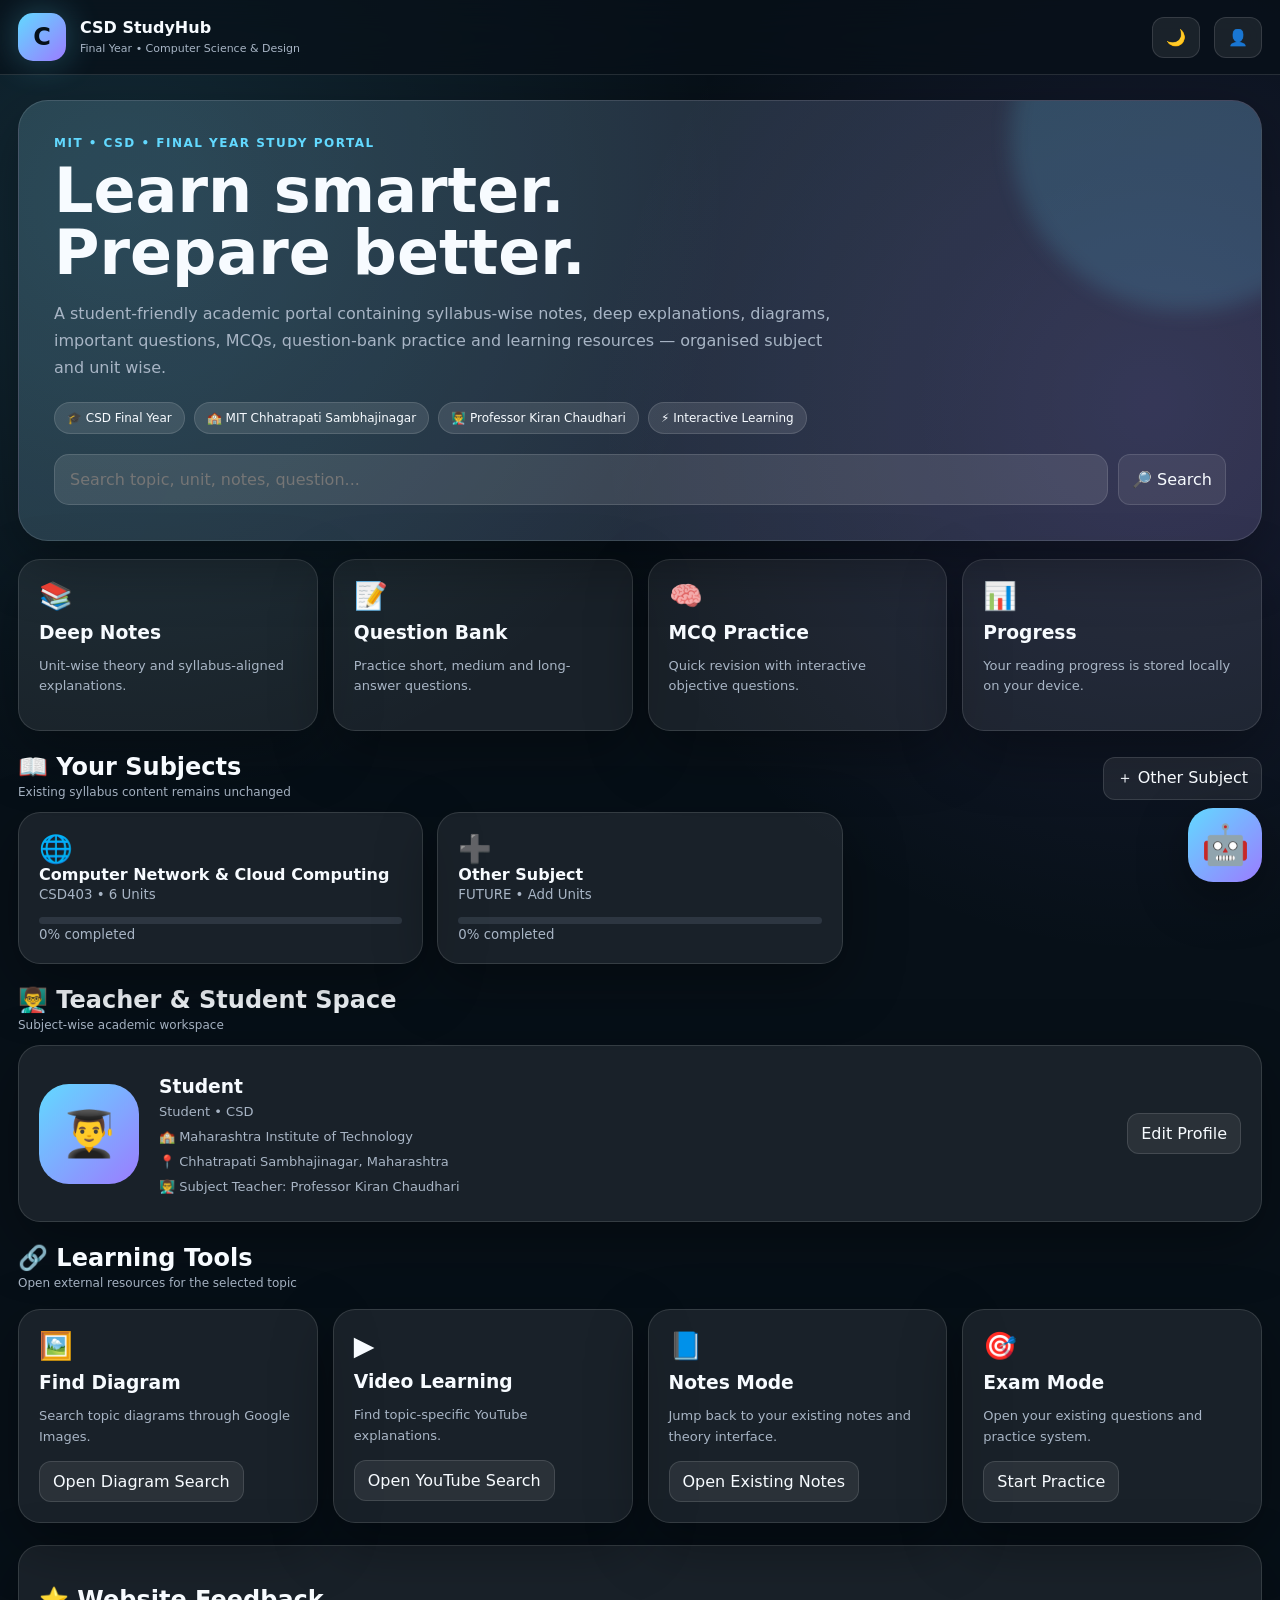
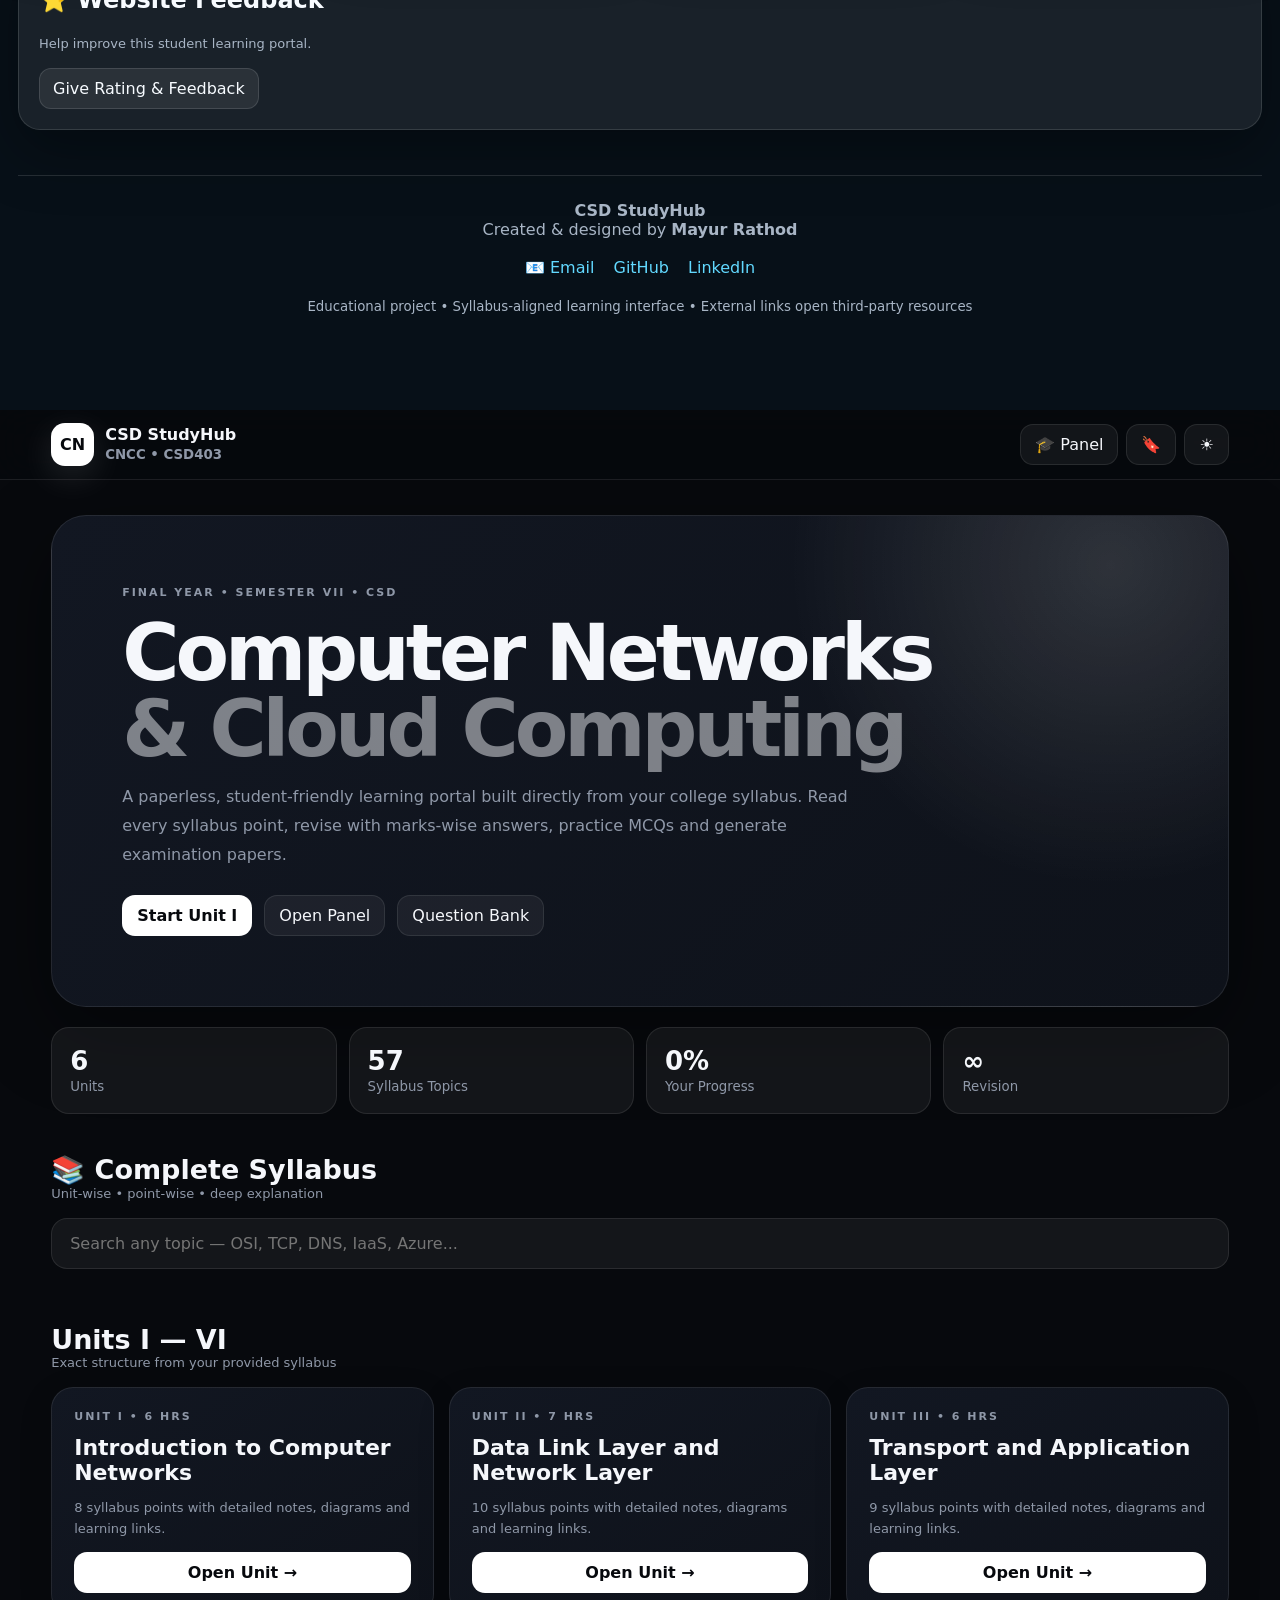
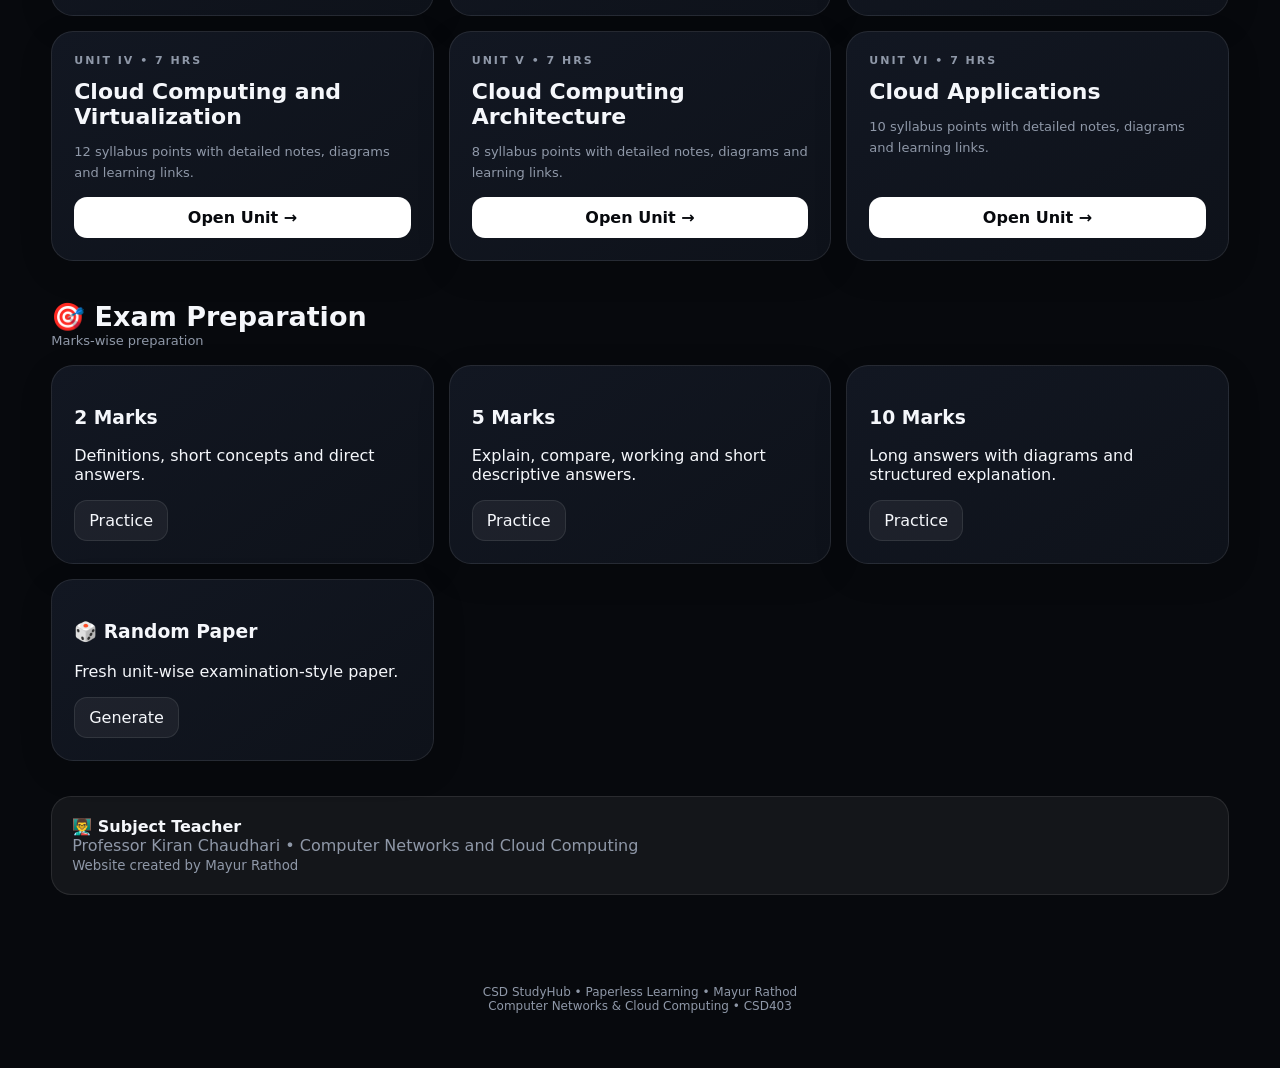
<file: index.html>
<!DOCTYPE html>
<html lang="en">
<head>
<meta charset="UTF-8">
<meta name="viewport" content="width=device-width,initial-scale=1">
<meta name="theme-color" content="#080a10">
<meta name="description" content="CSD StudyHub - Computer Networks and Cloud Computing">
<title>CSD StudyHub | CNCC</title>
<link rel="stylesheet" href="style.css">
</head>
<body>

<div id="app"></div>

<script src="app.js"></script>
<script src="premium.js"></script>
</body>
</html>
</file>
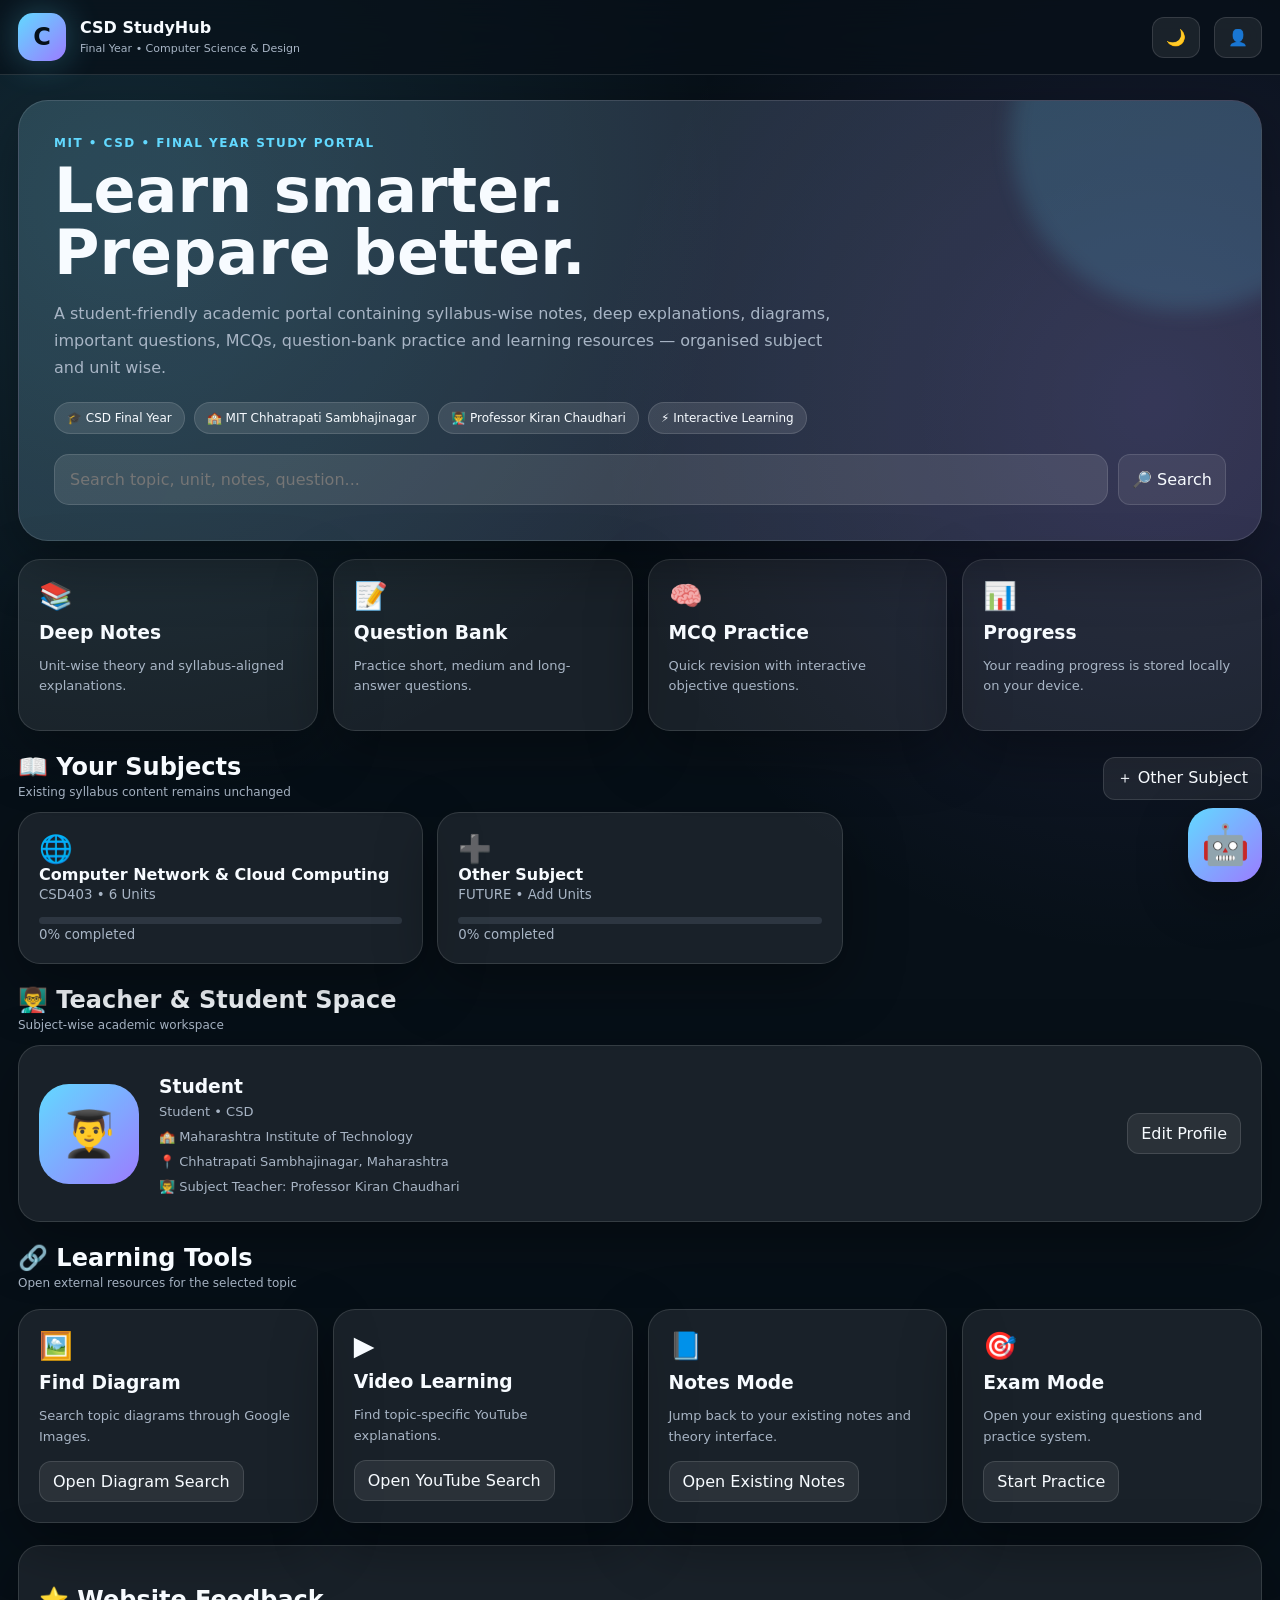
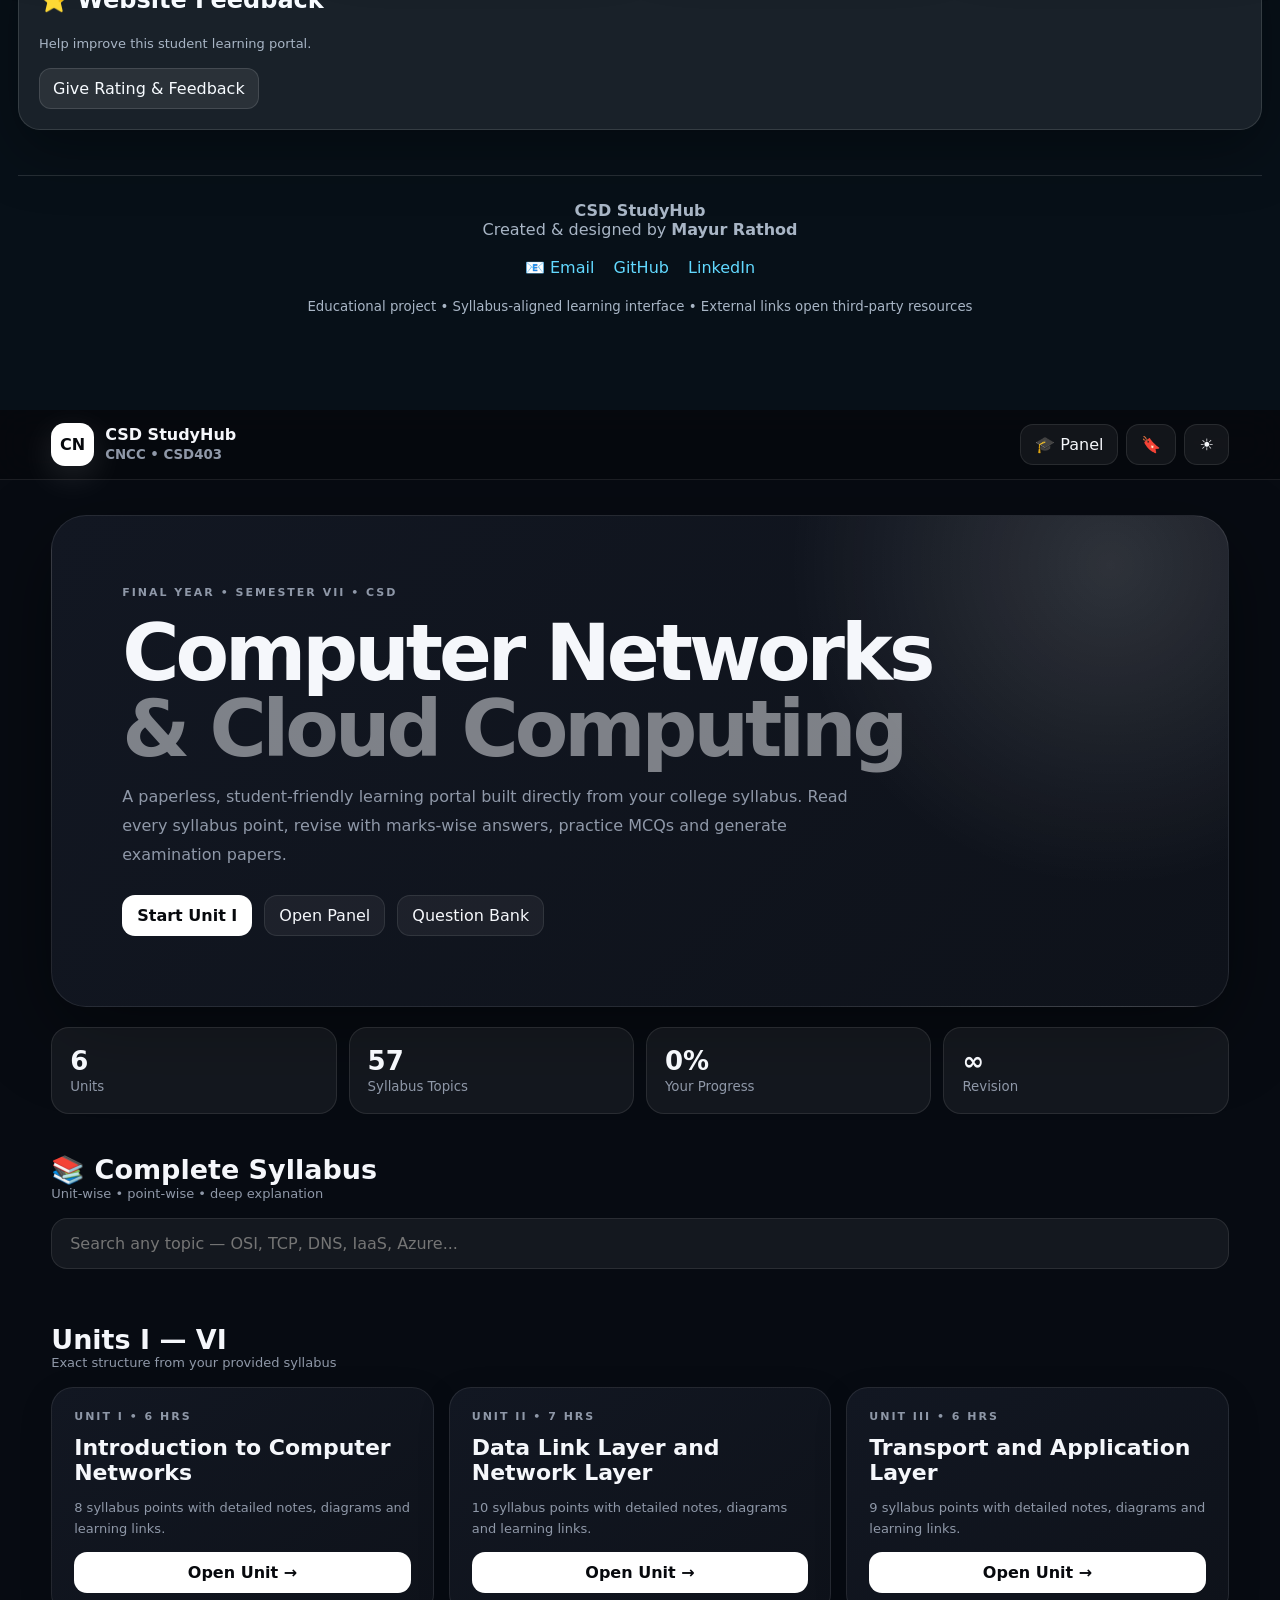
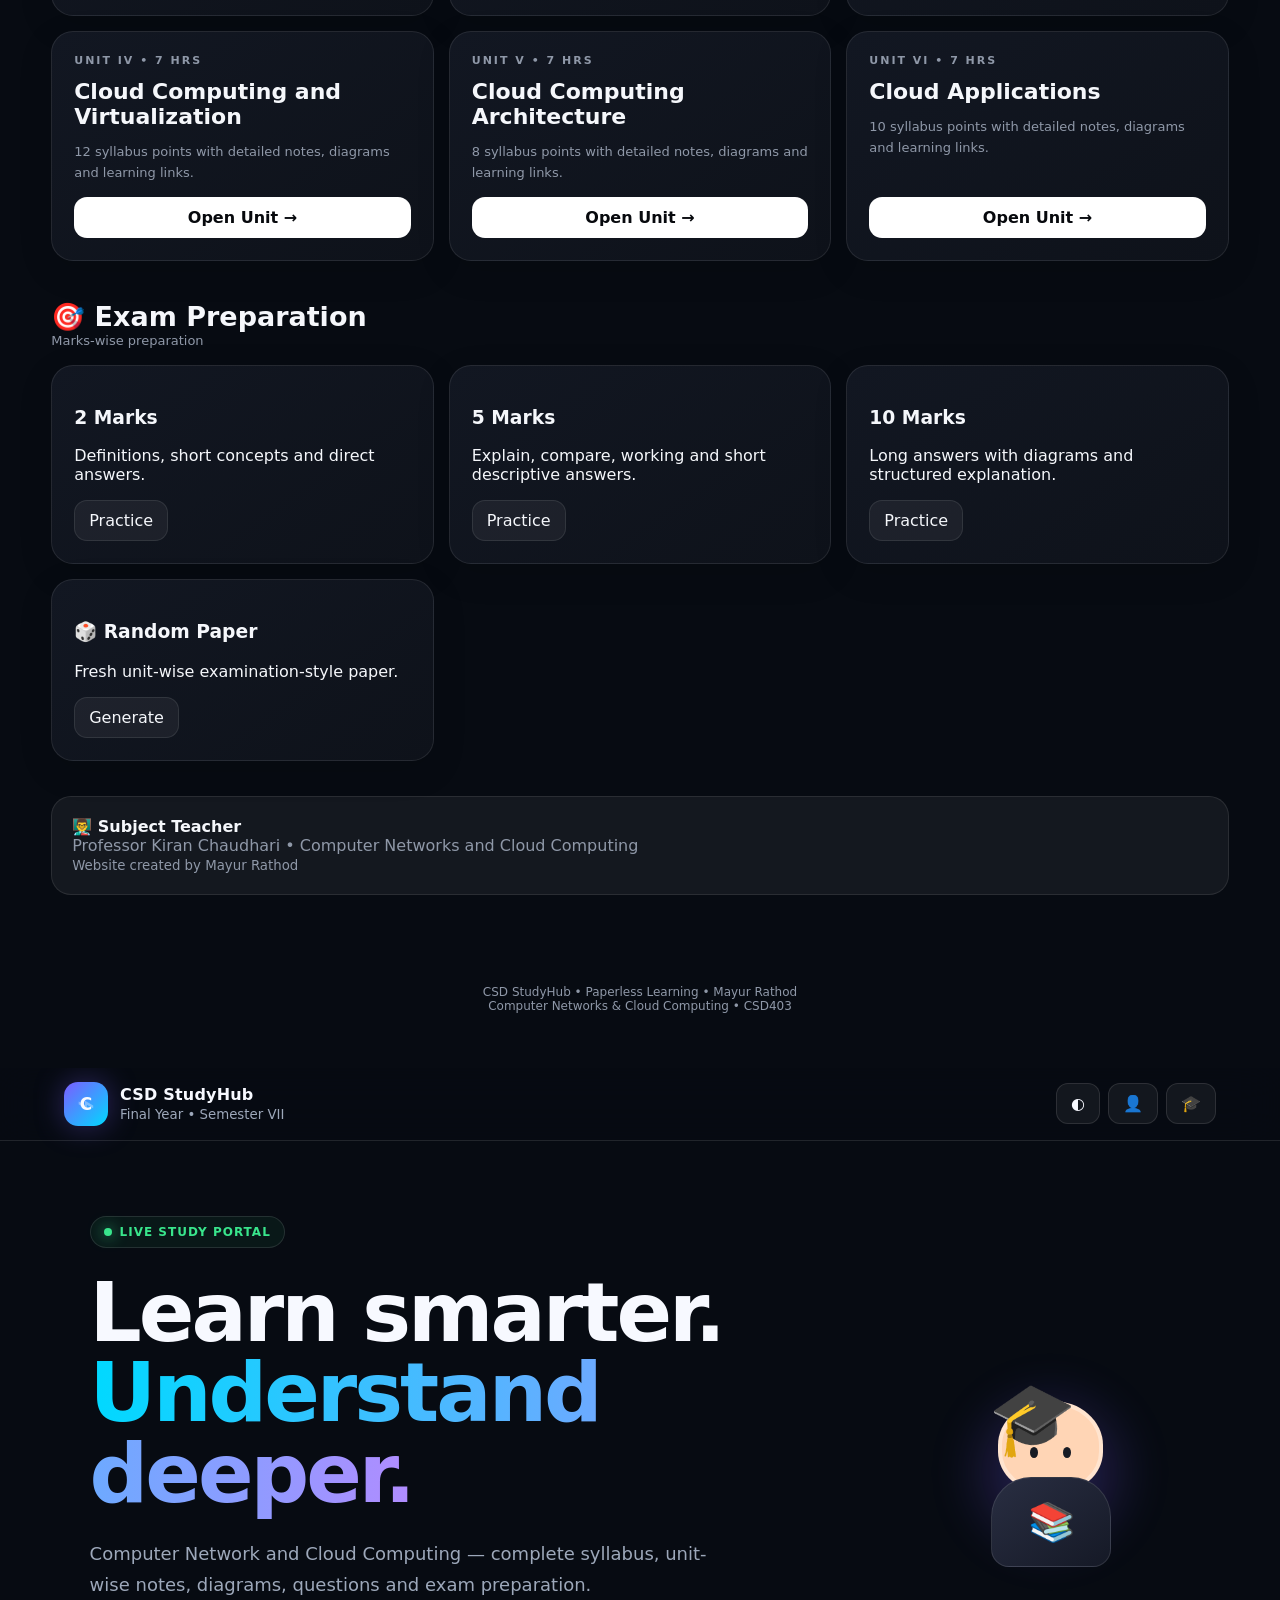
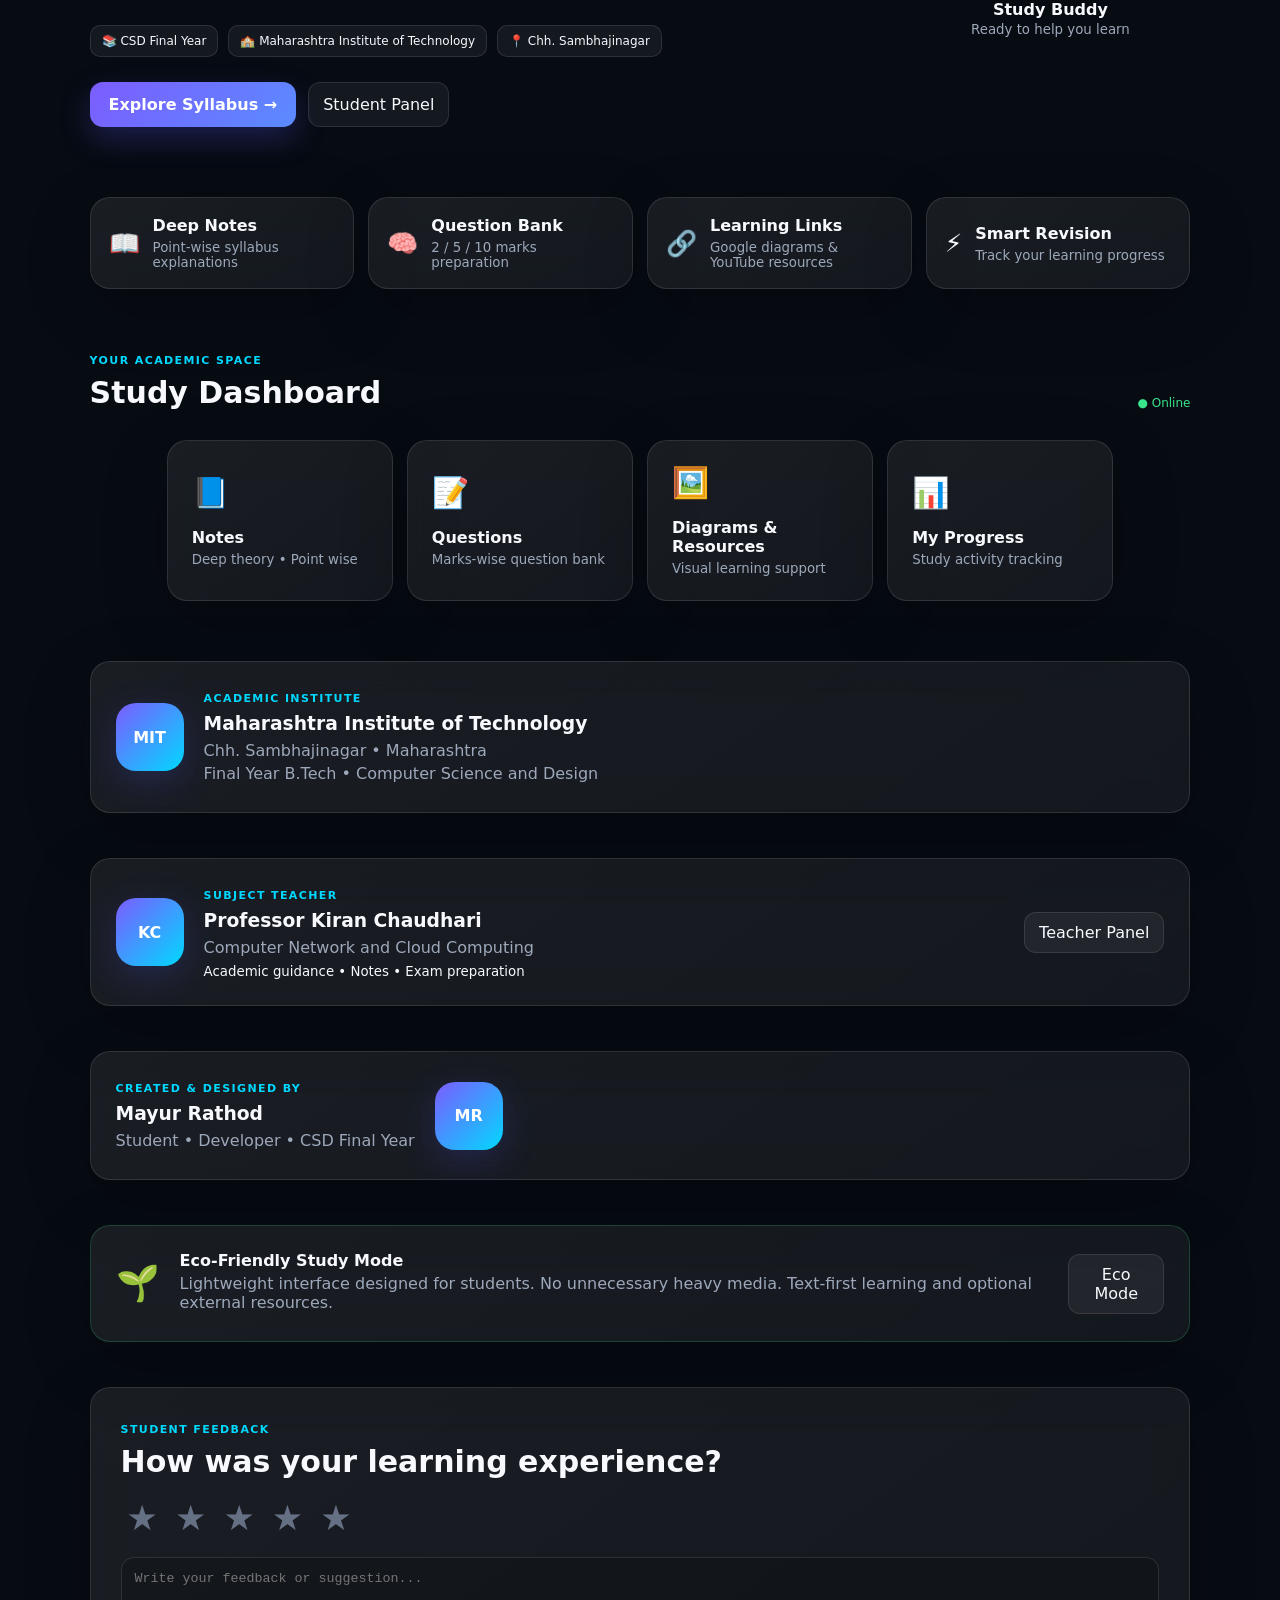
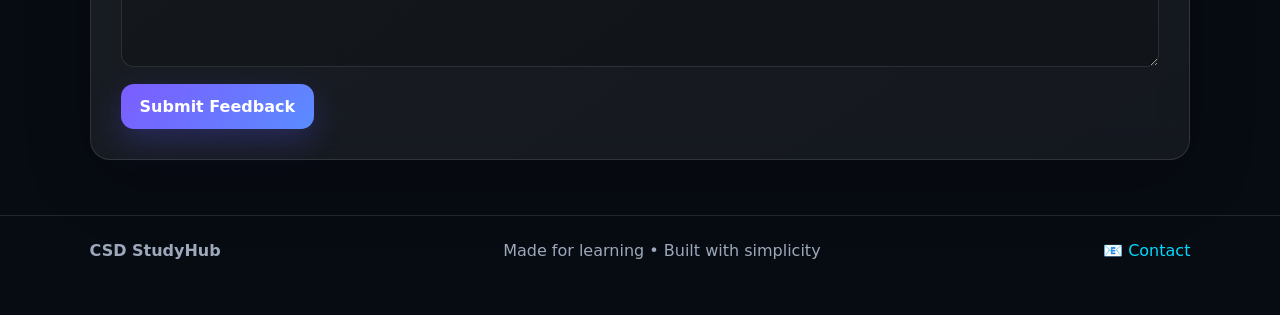
<file: index-before-unified-ui.html>
<!DOCTYPE html>
<html lang="en">
<head>
<meta charset="UTF-8">
<meta name="viewport" content="width=device-width,initial-scale=1">
<meta name="theme-color" content="#080a10">
<meta name="description" content="CSD StudyHub - Computer Networks and Cloud Computing">
<title>CSD StudyHub | CNCC</title>
<link rel="stylesheet" href="style.css">
<link rel="stylesheet" href="premium-upgrade.css">
</head>
<body>

<div id="app"></div>

<script src="app.js"></script>
<script src="premium.js"></script>

<!-- =====================================================
     CNCC STUDYHUB — PREMIUM EXPERIENCE LAYER
     Existing syllabus/data remains untouched.
====================================================== -->

<div id="cnccPremiumLayer">

  <div class="cncc-live-orb orb1"></div>
  <div class="cncc-live-orb orb2"></div>
  <div class="cncc-live-grid"></div>

  <header class="premium-topbar">
    <div class="brand-wrap">
      <div class="brand-logo">
        <span>⌁</span>
        <b>C</b>
      </div>
      <div>
        <div class="brand-name">CSD StudyHub</div>
        <small>Final Year • Semester VII</small>
      </div>
    </div>

    <div class="premium-actions">
      <button class="glass-btn" onclick="cnccToggleTheme()" title="Theme">◐</button>
      <button class="glass-btn" onclick="cnccOpenProfile()" title="Profile">👤</button>
      <button class="glass-btn" onclick="cnccOpenTeacher()" title="Teacher">🎓</button>
    </div>
  </header>

  <section class="premium-hero">
    <div class="hero-content">
      <div class="live-pill">
        <span class="live-dot"></span>
        LIVE STUDY PORTAL
      </div>

      <h1>
        Learn smarter.<br>
        <span>Understand deeper.</span>
      </h1>

      <p>
        Computer Network and Cloud Computing — complete syllabus,
        unit-wise notes, diagrams, questions and exam preparation.
      </p>

      <div class="hero-meta">
        <span>📚 CSD Final Year</span>
        <span>🏫 Maharashtra Institute of Technology</span>
        <span>📍 Chh. Sambhajinagar</span>
      </div>

      <div class="hero-buttons">
        <button class="premium-btn" onclick="cnccScrollUnits()">
          Explore Syllabus →
        </button>
        <button class="outline-btn" onclick="cnccOpenStudent()">
          Student Panel
        </button>
      </div>
    </div>

    <div class="character-stage">
      <div class="character-glow"></div>
      <div class="study-character">
        <div class="char-hat">🎓</div>
        <div class="char-face">
          <span class="eye e1"></span>
          <span class="eye e2"></span>
          <span class="smile">⌣</span>
        </div>
        <div class="char-body">📚</div>
      </div>
      <div class="character-label">
        <b>Study Buddy</b>
        <small>Ready to help you learn</small>
      </div>
    </div>
  </section>

  <section class="info-cards">

    <div class="info-card">
      <span class="card-icon">📖</span>
      <div>
        <b>Deep Notes</b>
        <small>Point-wise syllabus explanations</small>
      </div>
    </div>

    <div class="info-card">
      <span class="card-icon">🧠</span>
      <div>
        <b>Question Bank</b>
        <small>2 / 5 / 10 marks preparation</small>
      </div>
    </div>

    <div class="info-card">
      <span class="card-icon">🔗</span>
      <div>
        <b>Learning Links</b>
        <small>Google diagrams & YouTube resources</small>
      </div>
    </div>

    <div class="info-card">
      <span class="card-icon">⚡</span>
      <div>
        <b>Smart Revision</b>
        <small>Track your learning progress</small>
      </div>
    </div>

  </section>

  <section class="portal-section" id="cnccPortalUnits">

    <div class="section-heading">
      <div>
        <span class="section-kicker">YOUR ACADEMIC SPACE</span>
        <h2>Study Dashboard</h2>
      </div>
      <span class="status-badge">● Online</span>
    </div>

    <div class="panel-grid">

      <button class="premium-panel" onclick="cnccShowMessage('Notes','Open any Unit from the syllabus below to read the complete notes.')">
        <span>📘</span>
        <b>Notes</b>
        <small>Deep theory • Point wise</small>
      </button>

      <button class="premium-panel" onclick="cnccShowQuestionOptions()">
        <span>📝</span>
        <b>Questions</b>
        <small>Marks-wise question bank</small>
      </button>

      <button class="premium-panel" onclick="cnccOpenResources()">
        <span>🖼️</span>
        <b>Diagrams & Resources</b>
        <small>Visual learning support</small>
      </button>

      <button class="premium-panel" onclick="cnccOpenStudent()">
        <span>📊</span>
        <b>My Progress</b>
        <small>Study activity tracking</small>
      </button>

    </div>
  </section>

  <section class="college-card">
    <div class="college-logo">MIT</div>
    <div>
      <span>ACADEMIC INSTITUTE</span>
      <h3>Maharashtra Institute of Technology</h3>
      <p>Chh. Sambhajinagar • Maharashtra</p>
      <p>Final Year B.Tech • Computer Science and Design</p>
    </div>
  </section>

  <section class="teacher-card">
    <div class="teacher-avatar">KC</div>
    <div class="teacher-info">
      <span>SUBJECT TEACHER</span>
      <h3>Professor Kiran Chaudhari</h3>
      <p>Computer Network and Cloud Computing</p>
      <small>Academic guidance • Notes • Exam preparation</small>
    </div>
    <button onclick="cnccOpenTeacher()" class="mini-btn">Teacher Panel</button>
  </section>

  <section class="creator-card">
    <div>
      <span>CREATED & DESIGNED BY</span>
      <h3>Mayur Rathod</h3>
      <p>Student • Developer • CSD Final Year</p>
    </div>
    <div class="creator-mark">MR</div>
  </section>

  <section class="eco-card">
    <div class="eco-icon">🌱</div>
    <div>
      <b>Eco-Friendly Study Mode</b>
      <p>
        Lightweight interface designed for students.
        No unnecessary heavy media. Text-first learning and
        optional external resources.
      </p>
    </div>
    <button onclick="cnccEcoMode()" class="mini-btn">Eco Mode</button>
  </section>

  <section class="feedback-card">
    <span class="section-kicker">STUDENT FEEDBACK</span>
    <h2>How was your learning experience?</h2>

    <div class="stars" id="cnccStars">
      <button onclick="cnccRate(1)">★</button>
      <button onclick="cnccRate(2)">★</button>
      <button onclick="cnccRate(3)">★</button>
      <button onclick="cnccRate(4)">★</button>
      <button onclick="cnccRate(5)">★</button>
    </div>

    <textarea id="cnccFeedback"
      placeholder="Write your feedback or suggestion..."></textarea>

    <button class="premium-btn" onclick="cnccSubmitFeedback()">
      Submit Feedback
    </button>
  </section>

  <footer class="premium-footer">
    <b>CSD StudyHub</b>
    <span>Made for learning • Built with simplicity</span>
    <a href="mailto:mayuuuuuur@gmail.com">📧 Contact</a>
  </footer>

</div>

<!-- PREMIUM MODAL -->
<div class="cncc-modal" id="cnccModal">
  <div class="modal-box">
    <button class="modal-close" onclick="cnccCloseModal()">×</button>
    <div id="cnccModalContent"></div>
  </div>
</div>

<!-- profile -->
<div class="cncc-modal" id="cnccProfileModal">
  <div class="modal-box">
    <button class="modal-close" onclick="cnccCloseProfile()">×</button>

    <div class="profile-head">
      <div class="profile-avatar">MR</div>
      <span>STUDENT PROFILE</span>
      <h2>Mayur Rathod</h2>
      <p>CSD Final Year • Semester VII</p>
    </div>

    <label>Name</label>
    <input id="profileName" value="Mayur Rathod">

    <label>Course</label>
    <input value="Computer Science and Design">

    <label>College</label>
    <input value="Maharashtra Institute of Technology, Chh. Sambhajinagar">

    <button class="premium-btn" onclick="cnccSaveProfile()">
      Save Profile
    </button>
  </div>
</div>

<!-- teacher -->
<div class="cncc-modal" id="cnccTeacherModal">
  <div class="modal-box teacher-modal">
    <button class="modal-close" onclick="cnccCloseTeacher()">×</button>

    <div class="teacher-big-avatar">KC</div>
    <span class="section-kicker">SUBJECT TEACHER</span>
    <h2>Professor Kiran Chaudhari</h2>
    <p class="teacher-subject">Computer Network and Cloud Computing</p>

    <div class="teacher-stats">
      <div><b>VI</b><small>Units</small></div>
      <div><b>SEM VII</b><small>Semester</small></div>
      <div><b>CSD</b><small>Program</small></div>
    </div>

    <p>
      Use the unit-wise notes and question bank for structured preparation.
      Each unit is designed around the syllabus provided by the institute.
    </p>
  </div>
</div>

<!-- student -->
<div class="cncc-modal" id="cnccStudentModal">
  <div class="modal-box">
    <button class="modal-close" onclick="cnccCloseStudent()">×</button>

    <span class="section-kicker">STUDENT DASHBOARD</span>
    <h2>My Learning Progress</h2>

    <div class="progress-box">
      <div class="progress-ring"><span id="cnccProgressValue">0%</span></div>
      <div>
        <b>Study Progress</b>
        <p>Progress is stored locally on this device.</p>
      </div>
    </div>

    <div class="activity-list">
      <div>📖 Notes <span>Available</span></div>
      <div>📝 Question Bank <span>Available</span></div>
      <div>🖼️ Diagrams <span>Available</span></div>
      <div>🎬 Video Resources <span>Available</span></div>
    </div>
  </div>
</div>

<script src="premium-upgrade.js"></script>
</body>
</html>
</file>
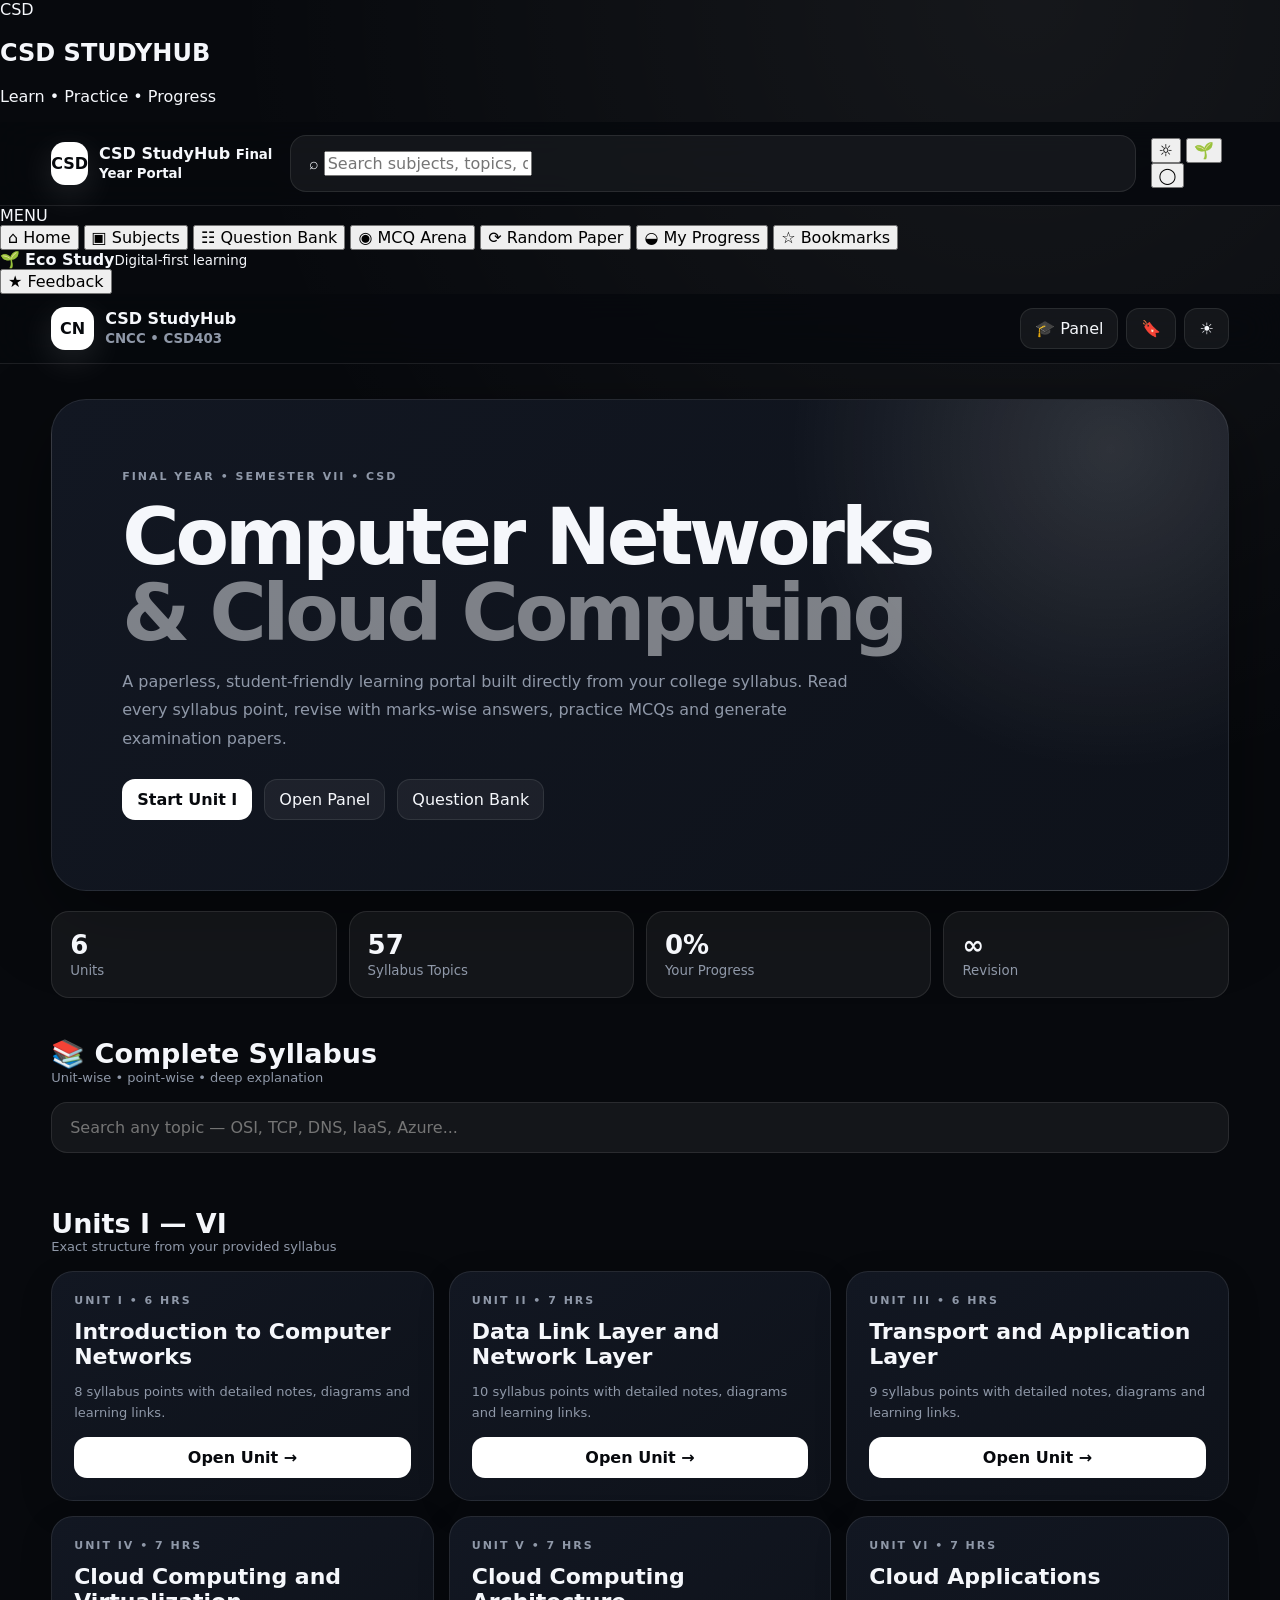
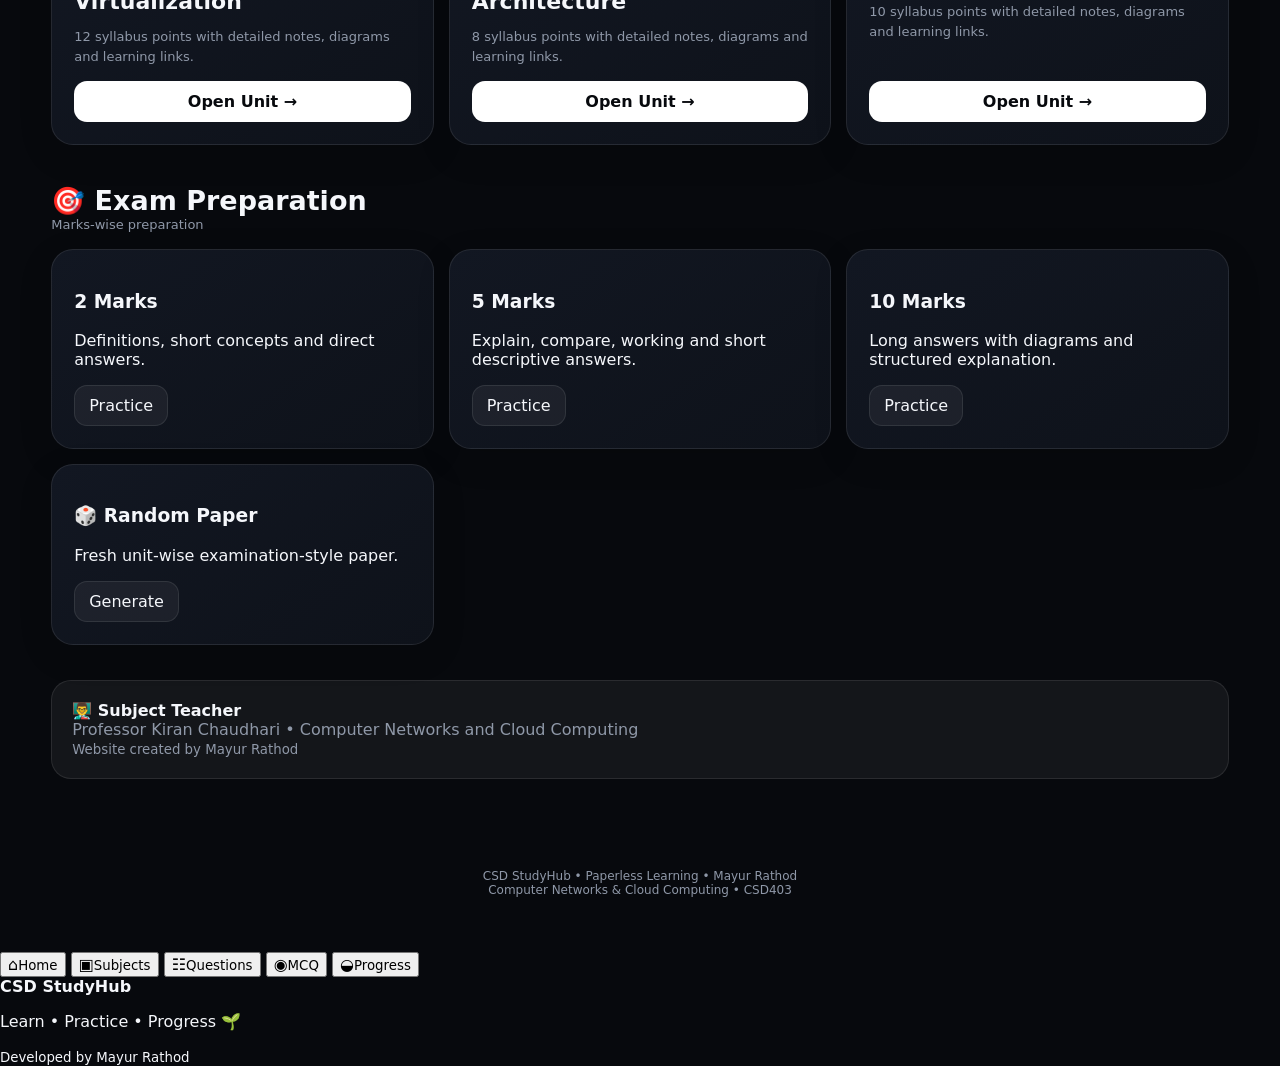
<file: index.before-notes-upgrade.html>
<!DOCTYPE html>
<html lang="en">
<head>
<meta charset="UTF-8">
<meta name="viewport" content="width=device-width,initial-scale=1">
<meta name="theme-color" content="#07070b">
<title>CSD StudyHub | Final Year Portal</title>
<link rel="stylesheet" href="style.css">
</head>

<body>

<div id="splash">
  <div class="s-logo">CSD</div>
  <h2>CSD STUDYHUB</h2>
  <p>Learn • Practice • Progress</p>
  <div class="loading"><span></span></div>
</div>

<header class="topbar">
  <div class="brand">
    <div class="logo">CSD</div>
    <div>
      <strong>CSD StudyHub</strong>
      <small>Final Year Portal</small>
    </div>
  </div>

  <div class="search">
    <span>⌕</span>
    <input id="search" placeholder="Search subjects, topics, questions...">
  </div>

  <div class="top-actions">
    <button id="theme">☼</button>
    <button id="eco">🌱</button>
    <button onclick="profile()">◯</button>
  </div>
</header>

<div class="layout">

<aside class="sidebar">
  <div class="side-title">MENU</div>
  <button class="nav active" onclick="home()">⌂ <span>Home</span></button>
  <button class="nav" onclick="subjects()">▣ <span>Subjects</span></button>
  <button class="nav" onclick="questions()">☷ <span>Question Bank</span></button>
  <button class="nav" onclick="mcq()">◉ <span>MCQ Arena</span></button>
  <button class="nav" onclick="paper()">⟳ <span>Random Paper</span></button>
  <button class="nav" onclick="progress()">◒ <span>My Progress</span></button>
  <button class="nav" onclick="bookmarks()">☆ <span>Bookmarks</span></button>

  <div class="side-bottom">
    <div class="eco-mini">🌱 <b>Eco Study</b><small>Digital-first learning</small></div>
    <button class="nav" onclick="feedback()">★ <span>Feedback</span></button>
  </div>
</aside>

<main id="app">

<section class="hero">
  <div class="hero-bg"></div>
  <div class="hero-copy">
    <span class="tag">✦ PREMIUM STUDY EXPERIENCE</span>
    <h1>Study smarter.<br><em>Score better.</em></h1>
    <p>
      Your complete CSD final-year study companion for syllabus,
      theory, diagrams, questions, MCQs and exam practice.
    </p>

    <div class="buttons">
      <button class="btn-main" onclick="continueStudy()">▶ Continue Learning</button>
      <button class="btn-glass" onclick="paper()">⟳ Generate Paper</button>
    </div>

    <div class="stats">
      <div><b id="subjectsN">1</b><span>Subjects</span></div>
      <div><b id="unitsN">6</b><span>Units</span></div>
      <div><b id="questionsN">0</b><span>Questions</span></div>
      <div><b id="progressN">0%</b><span>Progress</span></div>
    </div>
  </div>

  <div class="hero-art">
    <div class="glow"></div>
    <div class="floating-card card1">📖<b>Notes</b></div>
    <div class="floating-card card2">🧪<b>MCQ</b></div>
    <div class="floating-card card3">🎯<b>Exam</b></div>
    <div class="core">CSD</div>
  </div>
</section>

<section class="section">
  <div class="heading">
    <div><small>CONTINUE</small><h2>Keep Learning</h2></div>
    <button onclick="subjects()">View all →</button>
  </div>
  <div id="unitRow" class="unit-row"></div>
</section>

<section class="section">
  <div class="heading">
    <div><small>EXPLORE</small><h2>My Subjects</h2></div>
  </div>
  <div id="subjectGrid" class="subjects"></div>
</section>

<section class="section">
  <div class="heading">
    <div><small>EXAM READY</small><h2>Practice Zone</h2></div>
  </div>

  <div class="tools">
    <button onclick="questions(2)"><i>02</i><b>2 Marks</b><span>Short answers</span></button>
    <button onclick="questions(5)"><i>05</i><b>5 Marks</b><span>Medium answers</span></button>
    <button onclick="questions(10)"><i>10</i><b>10 Marks</b><span>Detailed answers</span></button>
    <button onclick="mcq()"><i>✓</i><b>MCQ Arena</b><span>Practice quiz</span></button>
  </div>
</section>

<section class="section">
  <div class="heading">
    <div><small>IMPORTANT</small><h2>Exam Focus</h2></div>
  </div>
  <div id="important" class="question-grid"></div>
</section>

<section class="section">
  <div class="paper-banner">
    <div>
      <small>FRESH EVERY TIME</small>
      <h2>Random Question Paper</h2>
      <p>Generate a new combination whenever you practice.</p>
    </div>
    <button class="btn-main" onclick="paper()">Generate →</button>
  </div>
</section>

<section class="section">
  <div class="heading">
    <div><small>YOUR JOURNEY</small><h2>Progress</h2></div>
  </div>
  <div id="progressGrid" class="progress-grid"></div>
</section>

<section class="people section">
  <div class="teacher">
    <div class="avatar">👨‍🏫</div>
    <div>
      <small>SUBJECT TEACHER</small>
      <h2 id="professor">Professor Kiran Chaudhari</h2>
      <p>Academic guidance • Exam preparation</p>
    </div>
  </div>

  <div class="creator">
    <small>CREATED BY</small>
    <h2>Mayur Rathod</h2>
    <p>CSD StudyHub • Premium student portal</p>
    <div>
      <a href="mailto:mayuuuuuuur@gmail.com">📧 Email</a>
      <a href="https://github.com/mayurathodmr" target="_blank">GitHub</a>
      <a href="#" onclick="linkedin(event)">LinkedIn</a>
    </div>
  </div>
</section>

<section class="feedback section">
  <small>YOUR VOICE MATTERS</small>
  <h2>Rate StudyHub</h2>
  <div id="stars">
    <button onclick="rate(1)">★</button><button onclick="rate(2)">★</button>
    <button onclick="rate(3)">★</button><button onclick="rate(4)">★</button>
    <button onclick="rate(5)">★</button>
  </div>
  <textarea id="feedbackText" placeholder="Tell us what can be improved..."></textarea>
  <button class="btn-main" onclick="saveFeedback()">Submit Feedback</button>
  <p id="feedbackMsg"></p>
</section>

</main>
</div>

<nav class="mobile-nav">
  <button onclick="home()">⌂<small>Home</small></button>
  <button onclick="subjects()">▣<small>Subjects</small></button>
  <button onclick="questions()">☷<small>Questions</small></button>
  <button onclick="mcq()">◉<small>MCQ</small></button>
  <button onclick="progress()">◒<small>Progress</small></button>
</nav>

<div id="modal" class="modal">
  <div class="modal-box">
    <button class="close" onclick="closeModal()">×</button>
    <div id="modalBody"></div>
  </div>
</div>

<footer>
  <b>CSD StudyHub</b>
  <p>Learn • Practice • Progress 🌱</p>
  <small>Developed by Mayur Rathod</small>
</footer>

<script src="app.js"></script>
</body>
</html>
</file>
<file: style.css>
*{box-sizing:border-box}
:root{
--bg:#07090d;
--panel:#0e121a;
--panel2:#121722;
--text:#f5f7fb;
--muted:#8f98a8;
--line:rgba(255,255,255,.09);
--accent:#ffffff;
--soft:rgba(255,255,255,.055);
--shadow:0 25px 80px rgba(0,0,0,.42)
}
body.light{
--bg:#f4f6f9;
--panel:#fff;
--panel2:#f7f8fb;
--text:#11141a;
--muted:#667080;
--line:rgba(0,0,0,.1);
--accent:#111;
--soft:rgba(0,0,0,.035);
--shadow:0 20px 60px rgba(0,0,0,.1)
}
html{scroll-behavior:smooth}
body{
margin:0;
font-family:Inter,system-ui,-apple-system,BlinkMacSystemFont,"Segoe UI",sans-serif;
background:
radial-gradient(circle at 80% 0%,rgba(255,255,255,.06),transparent 28%),
var(--bg);
color:var(--text);
min-height:100vh
}
button,input,select{font:inherit}
button{cursor:pointer}
a{color:inherit}
.topbar{
position:sticky;
top:0;
z-index:100;
display:flex;
align-items:center;
justify-content:space-between;
gap:15px;
padding:13px 4%;
background:color-mix(in srgb,var(--bg) 85%,transparent);
backdrop-filter:blur(18px);
border-bottom:1px solid var(--line)
}
.brand{
display:flex;
align-items:center;
gap:11px;
font-weight:900
}
.logo{
width:43px;
height:43px;
border-radius:14px;
display:grid;
place-items:center;
background:var(--accent);
color:var(--bg);
box-shadow:0 10px 35px rgba(255,255,255,.12)
}
.nav-actions{display:flex;gap:8px;flex-wrap:wrap}
.iconbtn,.btn{
border:1px solid var(--line);
background:var(--soft);
color:var(--text);
padding:10px 14px;
border-radius:13px
}
.btn.primary{
background:var(--accent);
color:var(--bg);
font-weight:800
}
.hero{
width:min(1250px,92%);
margin:35px auto 20px;
padding:clamp(28px,6vw,70px);
border:1px solid var(--line);
border-radius:35px;
background:
radial-gradient(circle at 90% 10%,rgba(255,255,255,.13),transparent 28%),
linear-gradient(135deg,var(--panel2),var(--panel));
box-shadow:var(--shadow);
overflow:hidden
}
.eyebrow{
font-size:11px;
letter-spacing:2px;
color:var(--muted);
font-weight:800
}
.hero h1{
font-size:clamp(38px,7vw,78px);
line-height:.98;
letter-spacing:-4px;
margin:16px 0
}
.hero h1 span{opacity:.48}
.hero p{
max-width:760px;
line-height:1.8;
color:var(--muted)
}
.hero-row{display:flex;gap:12px;flex-wrap:wrap;margin-top:25px}
.container{width:min(1250px,92%);margin:auto}
.section-title{
display:flex;
justify-content:space-between;
align-items:end;
gap:20px;
margin:40px 0 17px
}
.section-title h2{margin:0;font-size:27px}
.section-title p{margin:0;color:var(--muted);font-size:13px}
.search{
width:100%;
padding:15px 18px;
border:1px solid var(--line);
border-radius:16px;
background:var(--soft);
color:var(--text);
outline:none
}
.grid{
display:grid;
grid-template-columns:repeat(3,1fr);
gap:15px
}
.card{
border:1px solid var(--line);
background:linear-gradient(145deg,var(--panel2),var(--panel));
border-radius:22px;
padding:22px;
transition:.25s;
box-shadow:0 10px 35px rgba(0,0,0,.12)
}
.card:hover{transform:translateY(-5px);border-color:rgba(255,255,255,.22)}
.unit-card{
min-height:190px;
display:flex;
flex-direction:column;
justify-content:space-between
}
.unit-num{
font-size:11px;
color:var(--muted);
letter-spacing:2px;
font-weight:900
}
.unit-card h3{font-size:22px;margin:12px 0 7px}
.unit-card p{color:var(--muted);line-height:1.6;font-size:13px}
.tag{
display:inline-flex;
padding:6px 9px;
border-radius:20px;
background:var(--soft);
font-size:10px;
color:var(--muted);
margin:3px
}
.stats{
display:grid;
grid-template-columns:repeat(4,1fr);
gap:12px;
margin-top:18px
}
.stat{
padding:18px;
border:1px solid var(--line);
border-radius:18px;
background:var(--soft)
}
.stat b{font-size:26px;display:block}
.stat small{color:var(--muted)}
.progress{
height:7px;
background:var(--soft);
border-radius:10px;
overflow:hidden;
margin-top:10px
}
.progress span{
display:block;
height:100%;
background:var(--accent);
border-radius:10px;
transition:width .5s
}
.drawer{
position:fixed;
inset:0;
z-index:500;
background:var(--bg);
overflow:auto;
display:none
}
.drawer.open{display:block;animation:appear .3s ease}
.drawer-head{
position:sticky;
top:0;
z-index:5;
padding:14px 4%;
display:flex;
justify-content:space-between;
align-items:center;
background:color-mix(in srgb,var(--bg) 88%,transparent);
backdrop-filter:blur(18px);
border-bottom:1px solid var(--line)
}
.notes-wrap{width:min(1050px,92%);margin:35px auto 80px}
.topic{
border:1px solid var(--line);
border-radius:24px;
background:var(--panel);
padding:26px;
margin:16px 0
}
.topic h2{margin-top:0}
.topic h3{font-size:20px}
.topic p,.topic li{
color:var(--muted);
line-height:1.85
}
.topic li{margin:7px 0}
.key{
padding:15px;
border-left:3px solid var(--accent);
background:var(--soft);
border-radius:10px;
margin:16px 0;
color:var(--text)
}
.diagram{
padding:22px;
border:1px dashed var(--line);
border-radius:18px;
margin:20px 0;
text-align:center;
overflow:auto
}
.flow{
display:flex;
align-items:center;
justify-content:center;
gap:8px;
flex-wrap:wrap
}
.box{
padding:13px 17px;
border:1px solid var(--line);
border-radius:13px;
background:var(--soft);
font-weight:800;
min-width:100px
}
.arrow{font-size:20px;color:var(--muted)}
.links{display:flex;gap:8px;flex-wrap:wrap;margin-top:15px}
.linkbtn{
text-decoration:none;
border:1px solid var(--line);
background:var(--soft);
padding:9px 12px;
border-radius:11px;
font-size:12px
}
.question{
padding:20px;
border:1px solid var(--line);
border-radius:18px;
margin:12px 0;
background:var(--panel)
}
.question b{display:block;margin-bottom:10px}
.answer{
color:var(--muted);
line-height:1.7;
padding:12px;
background:var(--soft);
border-radius:12px
}
.mcq-option{
width:100%;
text-align:left;
margin:6px 0
}
.modal{
position:fixed;
inset:0;
z-index:900;
display:none;
align-items:center;
justify-content:center;
padding:20px;
background:rgba(0,0,0,.75);
backdrop-filter:blur(15px)
}
.modal.show{display:flex}
.modal-box{
width:min(650px,100%);
max-height:90vh;
overflow:auto;
background:var(--panel);
border:1px solid var(--line);
border-radius:28px;
padding:27px;
box-shadow:var(--shadow)
}
.role-grid{
display:grid;
grid-template-columns:repeat(2,1fr);
gap:15px
}
.role{
padding:27px;
border:1px solid var(--line);
border-radius:22px;
background:var(--soft);
transition:.2s
}
.role:hover{transform:translateY(-5px)}
.role-icon{font-size:40px}
.teacher-banner{
padding:20px;
border:1px solid var(--line);
border-radius:20px;
background:var(--soft);
margin-bottom:15px
}
.footer{
margin:60px 0 25px;
padding:30px 0;
text-align:center;
color:var(--muted);
font-size:12px
}
.toast{
position:fixed;
bottom:25px;
left:50%;
transform:translateX(-50%);
z-index:9999;
padding:13px 18px;
border-radius:14px;
background:var(--accent);
color:var(--bg);
font-size:12px;
font-weight:800;
display:none
}
@keyframes appear{
from{opacity:0;transform:translateY(8px)}
to{opacity:1;transform:none}
}
@media(max-width:900px){
.grid{grid-template-columns:repeat(2,1fr)}
.stats{grid-template-columns:repeat(2,1fr)}
}
@media(max-width:650px){
.grid,.role-grid{grid-template-columns:1fr}
.hero h1{letter-spacing:-2px}
.topbar{padding:10px 4%}
.topbar .nav-actions .hide-mobile{display:none}
.card{padding:18px}
.topic{padding:19px}
}
</file>
<file: premium-upgrade.css>
/* =====================================================
   CNCC STUDYHUB PREMIUM UI
====================================================== */

:root{
  --p-bg:#070b12;
  --p-card:rgba(255,255,255,.055);
  --p-card2:rgba(255,255,255,.08);
  --p-text:#f7f9ff;
  --p-muted:#9da8ba;
  --p-line:rgba(255,255,255,.11);
  --p-accent:#7c5cff;
  --p-accent2:#00d9ff;
  --p-green:#39e58c;
}

body{
  background:var(--p-bg);
}

#cnccPremiumLayer{
  position:relative;
  min-height:100vh;
  overflow:hidden;
  color:var(--p-text);
  font-family:Inter,system-ui,-apple-system,BlinkMacSystemFont,"Segoe UI",sans-serif;
  padding-bottom:30px;
}

#cnccPremiumLayer *{
  box-sizing:border-box;
}

.premium-topbar{
  position:sticky;
  top:0;
  z-index:1000;
  display:flex;
  align-items:center;
  justify-content:space-between;
  padding:14px 5%;
  backdrop-filter:blur(22px);
  background:rgba(7,11,18,.78);
  border-bottom:1px solid var(--p-line);
}

.brand-wrap{
  display:flex;
  align-items:center;
  gap:12px;
}

.brand-logo{
  width:44px;
  height:44px;
  border-radius:14px;
  display:grid;
  place-items:center;
  background:linear-gradient(135deg,var(--p-accent),var(--p-accent2));
  box-shadow:0 0 30px rgba(124,92,255,.35);
  font-size:17px;
}

.brand-logo span{
  position:absolute;
  opacity:.35;
  font-size:30px;
}

.brand-name{
  font-weight:800;
  letter-spacing:.2px;
}

.brand-wrap small{
  color:var(--p-muted);
}

.premium-actions{
  display:flex;
  gap:8px;
}

.glass-btn,
.mini-btn,
.outline-btn{
  border:1px solid var(--p-line);
  color:var(--p-text);
  background:var(--p-card);
  padding:10px 14px;
  border-radius:12px;
  cursor:pointer;
  transition:.25s;
}

.glass-btn:hover,
.mini-btn:hover,
.outline-btn:hover{
  transform:translateY(-2px);
  border-color:var(--p-accent2);
}

.premium-hero{
  position:relative;
  z-index:2;
  min-height:560px;
  display:flex;
  align-items:center;
  justify-content:space-between;
  gap:30px;
  padding:75px 7% 55px;
}

.hero-content{
  max-width:760px;
}

.live-pill{
  display:inline-flex;
  align-items:center;
  gap:8px;
  padding:8px 13px;
  border:1px solid var(--p-line);
  border-radius:100px;
  color:var(--p-green);
  background:rgba(57,229,140,.06);
  font-size:12px;
  font-weight:800;
  letter-spacing:1px;
}

.live-dot{
  width:8px;
  height:8px;
  border-radius:50%;
  background:var(--p-green);
  box-shadow:0 0 15px var(--p-green);
  animation:livePulse 1.4s infinite;
}

@keyframes livePulse{
  50%{opacity:.3;transform:scale(.65)}
}

.premium-hero h1{
  font-size:clamp(42px,7vw,82px);
  line-height:.98;
  margin:25px 0;
  letter-spacing:-3px;
}

.premium-hero h1 span{
  background:linear-gradient(90deg,var(--p-accent2),#b18cff);
  -webkit-background-clip:text;
  color:transparent;
}

.premium-hero p{
  max-width:650px;
  color:var(--p-muted);
  font-size:18px;
  line-height:1.7;
}

.hero-meta{
  display:flex;
  flex-wrap:wrap;
  gap:10px;
  margin:25px 0;
}

.hero-meta span{
  padding:8px 11px;
  border:1px solid var(--p-line);
  border-radius:10px;
  background:var(--p-card);
  font-size:12px;
}

.hero-buttons{
  display:flex;
  flex-wrap:wrap;
  gap:12px;
}

.premium-btn{
  border:0;
  border-radius:13px;
  padding:13px 19px;
  color:white;
  font-weight:800;
  cursor:pointer;
  background:linear-gradient(135deg,var(--p-accent),#5a8cff);
  box-shadow:0 12px 30px rgba(92,92,255,.25);
  transition:.25s;
}

.premium-btn:hover{
  transform:translateY(-3px) scale(1.01);
  box-shadow:0 17px 40px rgba(92,92,255,.35);
}

.character-stage{
  width:280px;
  height:330px;
  position:relative;
  display:grid;
  place-items:center;
  flex:none;
}

.character-glow{
  position:absolute;
  width:210px;
  height:210px;
  border-radius:50%;
  background:radial-gradient(circle,var(--p-accent),transparent 65%);
  filter:blur(20px);
  opacity:.35;
  animation:floatGlow 4s ease-in-out infinite;
}

@keyframes floatGlow{
  50%{transform:translateY(-18px) scale(1.08)}
}

.study-character{
  position:relative;
  width:150px;
  height:190px;
  animation:charFloat 3.5s ease-in-out infinite;
  z-index:2;
}

@keyframes charFloat{
  50%{transform:translateY(-13px) rotate(1deg)}
}

.char-face{
  width:105px;
  height:92px;
  border-radius:48% 48% 45% 45%;
  background:#ffd5b5;
  position:absolute;
  left:23px;
  top:24px;
  border:4px solid rgba(255,255,255,.35);
}

.char-hat{
  position:absolute;
  top:0;
  left:14px;
  z-index:2;
  font-size:70px;
  transform:rotate(-4deg);
}

.eye{
  width:8px;
  height:11px;
  background:#171b24;
  border-radius:50%;
  position:absolute;
  top:42px;
}

.e1{left:28px}
.e2{right:28px}

.smile{
  position:absolute;
  left:43px;
  top:58px;
  font-size:23px;
}

.char-body{
  position:absolute;
  left:16px;
  bottom:0;
  width:120px;
  height:90px;
  border-radius:40px 40px 18px 18px;
  display:grid;
  place-items:center;
  font-size:38px;
  background:linear-gradient(145deg,#292e42,#151926);
  border:1px solid var(--p-line);
}

.character-label{
  position:absolute;
  bottom:0;
  text-align:center;
  display:flex;
  flex-direction:column;
}

.character-label small{
  color:var(--p-muted);
  margin-top:3px;
}

.info-cards,
.panel-grid{
  position:relative;
  z-index:2;
  display:grid;
  grid-template-columns:repeat(4,1fr);
  gap:14px;
  padding:15px 7%;
}

.info-card,
.premium-panel,
.college-card,
.teacher-card,
.creator-card,
.eco-card,
.feedback-card{
  border:1px solid var(--p-line);
  background:linear-gradient(145deg,var(--p-card2),var(--p-card));
  backdrop-filter:blur(18px);
  border-radius:20px;
  box-shadow:0 20px 70px rgba(0,0,0,.16);
}

.info-card{
  display:flex;
  align-items:center;
  gap:13px;
  padding:18px;
}

.card-icon{
  font-size:25px;
}

.info-card small,
.premium-panel small{
  display:block;
  color:var(--p-muted);
  margin-top:5px;
}

.portal-section,
.college-card,
.teacher-card,
.creator-card,
.eco-card,
.feedback-card{
  position:relative;
  z-index:2;
  margin:45px 7%;
}

.section-heading{
  display:flex;
  align-items:end;
  justify-content:space-between;
  margin-bottom:15px;
}

.section-kicker,
.college-card span,
.teacher-info span,
.creator-card span{
  color:var(--p-accent2);
  font-size:11px;
  font-weight:900;
  letter-spacing:1.4px;
}

.section-heading h2,
.feedback-card h2{
  margin:7px 0 0;
  font-size:30px;
}

.status-badge{
  color:var(--p-green);
  font-size:12px;
}

.premium-panel{
  border:1px solid var(--p-line);
  color:var(--p-text);
  text-align:left;
  padding:24px;
  cursor:pointer;
  transition:.3s;
}

.premium-panel:hover{
  transform:translateY(-6px);
  border-color:var(--p-accent2);
  box-shadow:0 25px 70px rgba(0,0,0,.25);
}

.premium-panel span{
  font-size:30px;
  display:block;
  margin-bottom:18px;
}

.college-card,
.teacher-card,
.creator-card,
.eco-card{
  display:flex;
  align-items:center;
  gap:20px;
  padding:25px;
}

.college-logo,
.teacher-avatar,
.creator-mark,
.teacher-big-avatar,
.profile-avatar{
  width:68px;
  height:68px;
  min-width:68px;
  border-radius:20px;
  display:grid;
  place-items:center;
  font-weight:900;
  color:white;
  background:linear-gradient(135deg,var(--p-accent),var(--p-accent2));
  box-shadow:0 10px 35px rgba(92,92,255,.2);
}

.college-card h3,
.teacher-card h3,
.creator-card h3{
  margin:7px 0;
}

.college-card p,
.teacher-card p,
.creator-card p,
.eco-card p{
  color:var(--p-muted);
  margin:4px 0;
}

.teacher-info{
  flex:1;
}

.eco-card{
  border-color:rgba(57,229,140,.2);
}

.eco-icon{
  font-size:35px;
}

.feedback-card{
  padding:30px;
}

.stars{
  display:flex;
  gap:5px;
  margin:18px 0;
}

.stars button{
  border:0;
  background:none;
  color:#667085;
  font-size:35px;
  cursor:pointer;
  transition:.2s;
}

.stars button.active,
.stars button:hover{
  color:#ffd166;
  transform:scale(1.1);
}

#cnccFeedback,
.modal-box input,
.modal-box textarea{
  width:100%;
  border:1px solid var(--p-line);
  background:rgba(0,0,0,.2);
  color:var(--p-text);
  border-radius:13px;
  padding:13px;
  outline:none;
}

#cnccFeedback{
  min-height:110px;
  margin-bottom:13px;
}

.premium-footer{
  position:relative;
  z-index:2;
  margin-top:55px;
  padding:25px 7%;
  display:flex;
  flex-wrap:wrap;
  gap:20px;
  justify-content:space-between;
  border-top:1px solid var(--p-line);
  color:var(--p-muted);
}

.premium-footer a{
  color:var(--p-accent2);
  text-decoration:none;
}

.cncc-live-orb{
  position:fixed;
  border-radius:50%;
  pointer-events:none;
  filter:blur(80px);
  opacity:.12;
  z-index:0;
}

.orb1{
  width:300px;
  height:300px;
  background:#7c5cff;
  top:15%;
  left:-120px;
  animation:orbMove 14s infinite alternate ease-in-out;
}

.orb2{
  width:280px;
  height:280px;
  background:#00d9ff;
  right:-120px;
  top:55%;
  animation:orbMove 17s infinite alternate-reverse ease-in-out;
}

@keyframes orbMove{
  to{transform:translate(120px,70px)}
}

.cncc-live-grid{
  position:fixed;
  inset:0;
  z-index:0;
  pointer-events:none;
  opacity:.035;
  background-image:
    linear-gradient(rgba(255,255,255,.5) 1px,transparent 1px),
    linear-gradient(90deg,rgba(255,255,255,.5) 1px,transparent 1px);
  background-size:45px 45px;
}

.cncc-modal{
  display:none;
  position:fixed;
  inset:0;
  z-index:9999;
  background:rgba(0,0,0,.72);
  backdrop-filter:blur(12px);
  align-items:center;
  justify-content:center;
  padding:18px;
}

.cncc-modal.show{
  display:flex;
  animation:modalIn .25s ease;
}

@keyframes modalIn{
  from{opacity:0}
  to{opacity:1}
}

.modal-box{
  position:relative;
  width:min(620px,100%);
  max-height:90vh;
  overflow:auto;
  padding:30px;
  border:1px solid var(--p-line);
  border-radius:25px;
  background:#0c111b;
  box-shadow:0 30px 100px rgba(0,0,0,.5);
}

.modal-close{
  position:absolute;
  top:15px;
  right:15px;
  border:0;
  background:var(--p-card);
  color:white;
  width:36px;
  height:36px;
  border-radius:50%;
  cursor:pointer;
  font-size:22px;
}

.modal-box label{
  display:block;
  margin:15px 0 7px;
  color:var(--p-muted);
  font-size:13px;
}

.profile-head{
  text-align:center;
  margin-bottom:20px;
}

.profile-head .profile-avatar{
  margin:0 auto 15px;
}

.teacher-big-avatar{
  margin-bottom:18px;
}

.teacher-stats{
  display:grid;
  grid-template-columns:repeat(3,1fr);
  gap:10px;
  margin:20px 0;
}

.teacher-stats div{
  padding:17px;
  text-align:center;
  background:var(--p-card);
  border:1px solid var(--p-line);
  border-radius:15px;
}

.teacher-stats b,
.teacher-stats small{
  display:block;
}

.teacher-stats small{
  color:var(--p-muted);
  margin-top:5px;
}

.progress-box{
  display:flex;
  align-items:center;
  gap:20px;
  padding:20px;
  border:1px solid var(--p-line);
  border-radius:18px;
  background:var(--p-card);
}

.progress-ring{
  width:100px;
  height:100px;
  border-radius:50%;
  display:grid;
  place-items:center;
  background:conic-gradient(var(--p-accent) 0deg,rgba(255,255,255,.08) 0deg);
}

.progress-ring span{
  width:75px;
  height:75px;
  display:grid;
  place-items:center;
  border-radius:50%;
  background:#0c111b;
  font-weight:900;
}

.activity-list{
  margin-top:15px;
}

.activity-list div{
  padding:14px;
  margin:8px 0;
  border:1px solid var(--p-line);
  border-radius:13px;
  display:flex;
  justify-content:space-between;
}

.activity-list span{
  color:var(--p-green);
}

body.cncc-light{
  background:#f4f7fb;
}

body.cncc-light #cnccPremiumLayer{
  --p-bg:#f4f7fb;
  --p-card:rgba(255,255,255,.75);
  --p-card2:rgba(255,255,255,.95);
  --p-text:#111827;
  --p-muted:#64748b;
  --p-line:rgba(15,23,42,.12);
}

body.cncc-light .premium-topbar{
  background:rgba(255,255,255,.8);
}

body.cncc-light .modal-box{
  background:#fff;
  color:#111827;
}

body.cncc-light .progress-ring span{
  background:#fff;
}

@media(max-width:900px){
  .premium-hero{
    flex-direction:column;
    align-items:flex-start;
  }

  .character-stage{
    align-self:center;
  }

  .info-cards,
  .panel-grid{
    grid-template-columns:repeat(2,1fr);
  }
}

@media(max-width:600px){
  .premium-topbar{
    padding:11px 4%;
  }

  .premium-hero{
    padding:55px 5% 35px;
  }

  .premium-hero h1{
    font-size:47px;
    letter-spacing:-2px;
  }

  .premium-hero p{
    font-size:15px;
  }

  .info-cards,
  .panel-grid{
    grid-template-columns:1fr;
    padding-left:5%;
    padding-right:5%;
  }

  .portal-section,
  .college-card,
  .teacher-card,
  .creator-card,
  .eco-card,
  .feedback-card{
    margin-left:5%;
    margin-right:5%;
  }

  .college-card,
  .teacher-card,
  .creator-card,
  .eco-card{
    align-items:flex-start;
    flex-direction:column;
  }

  .premium-footer{
    padding-left:5%;
    padding-right:5%;
  }
}

@media(prefers-reduced-motion:reduce){
  *,
  *::before,
  *::after{
    animation:none !important;
    transition:none !important;
  }
}
</file>
